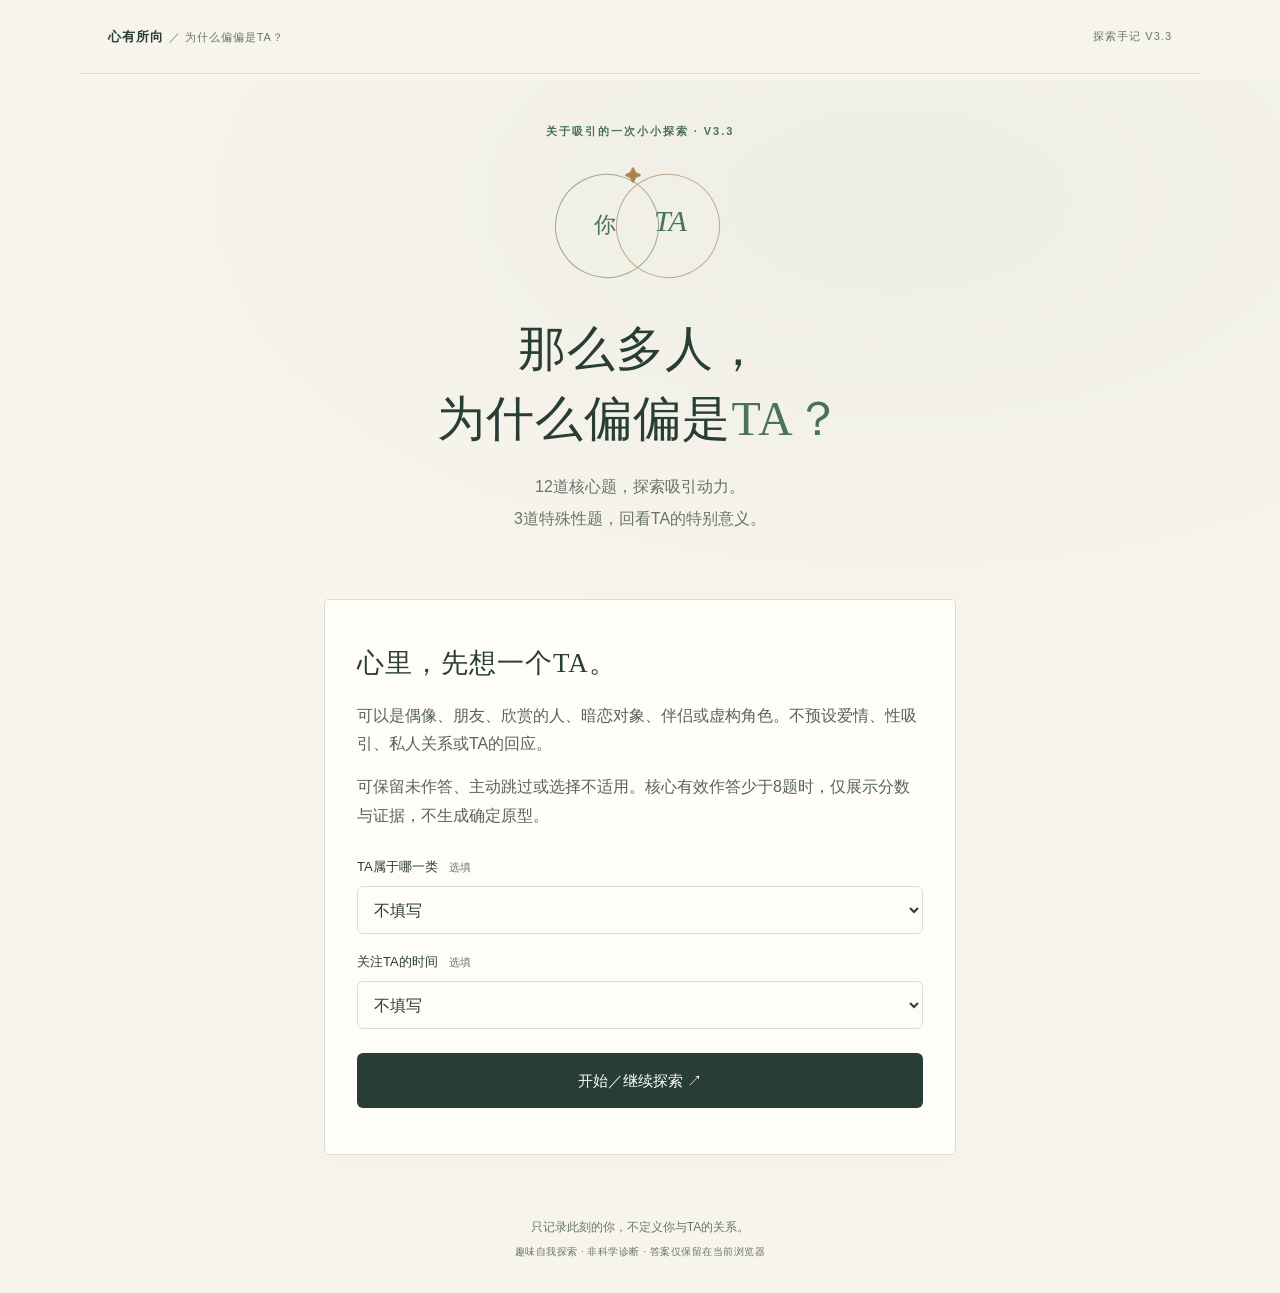
<file: index.html>
<!doctype html><html lang="zh-CN"><head><meta charset="utf-8"><meta name="viewport" content="width=device-width,initial-scale=1,viewport-fit=cover"><meta name="theme-color" content="#f7f4ec"><title>为什么偏偏是TA？ · V3.3</title><link rel="stylesheet" href="style.css"><link rel="stylesheet" href="v33.css"><script defer src="v33-bank.js"></script><script defer src="v33-engine.js"></script><script defer src="v33-copy.js"></script><script defer src="v33-narrative.js"></script><script defer src="v33-story-copy.js"></script><script defer src="v33-story.js"></script><script defer src="v33-benchmark-copy.js"></script><script defer src="v33-benchmark.js"></script><script defer src="v33-report.js"></script><script defer src="v33-ui.js"></script></head><body data-page="v33"><header class="top"><a href="v33.html">心有所向 <span>／ 为什么偏偏是TA？</span></a><span class="edition">探索手记 V3.3</span></header><main id="app"></main><noscript>请启用JavaScript后进行互动测试。</noscript><footer>只记录此刻的你，不定义你与TA的关系。<br><span>趣味自我探索 · 非科学诊断 · 答案仅保留在当前浏览器</span></footer></body></html>
</file>
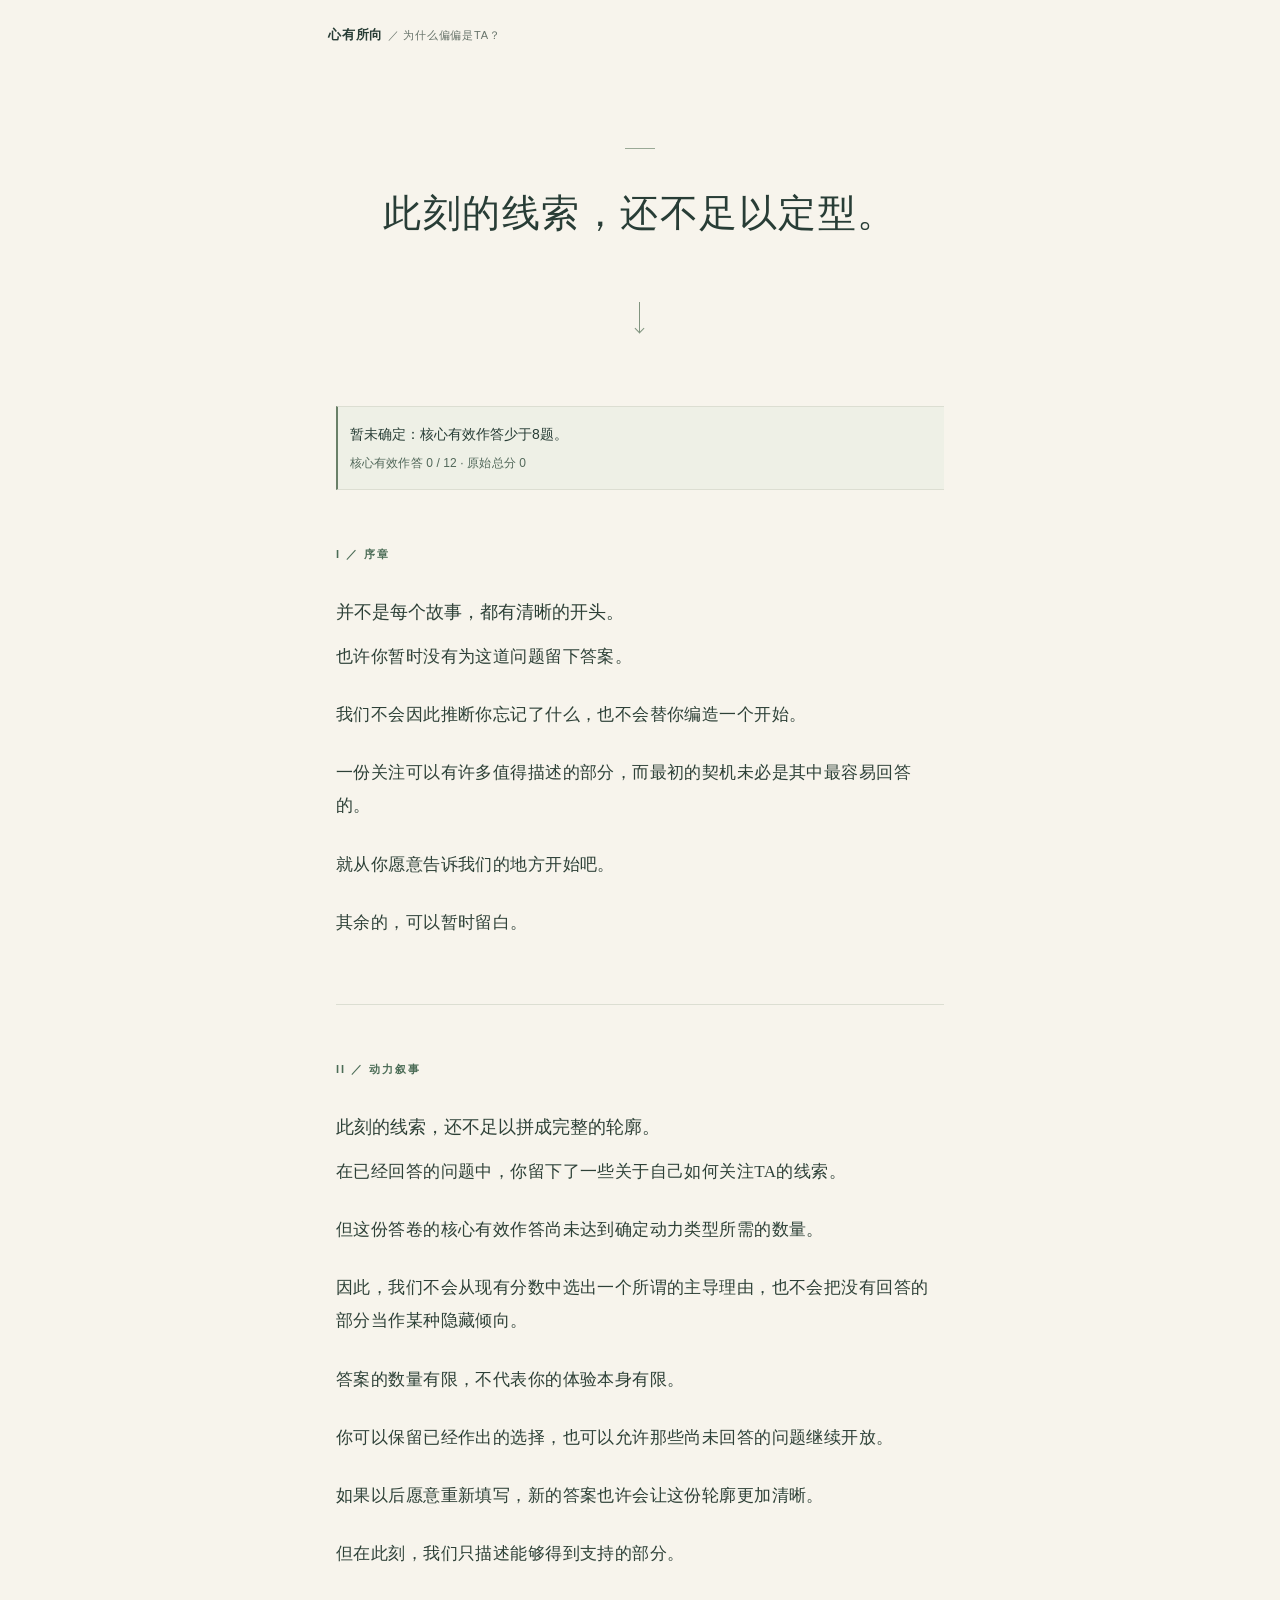
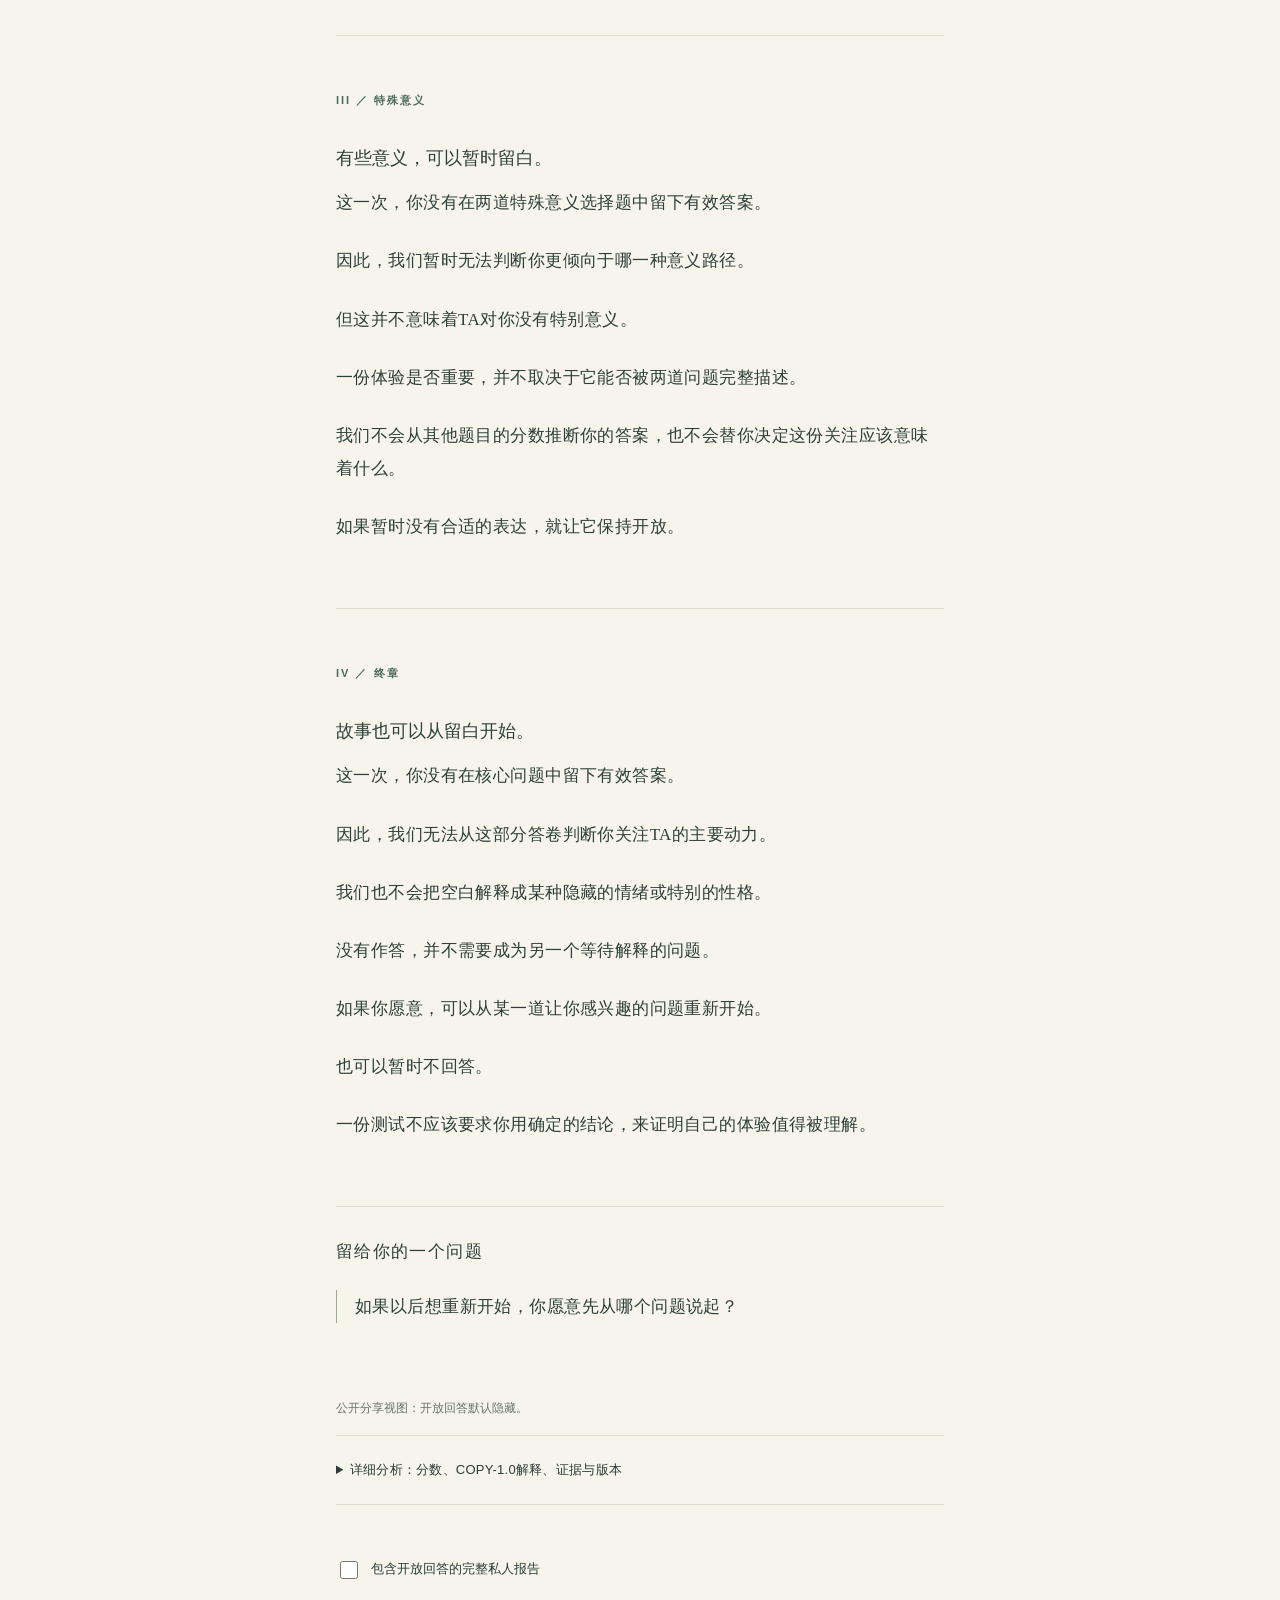
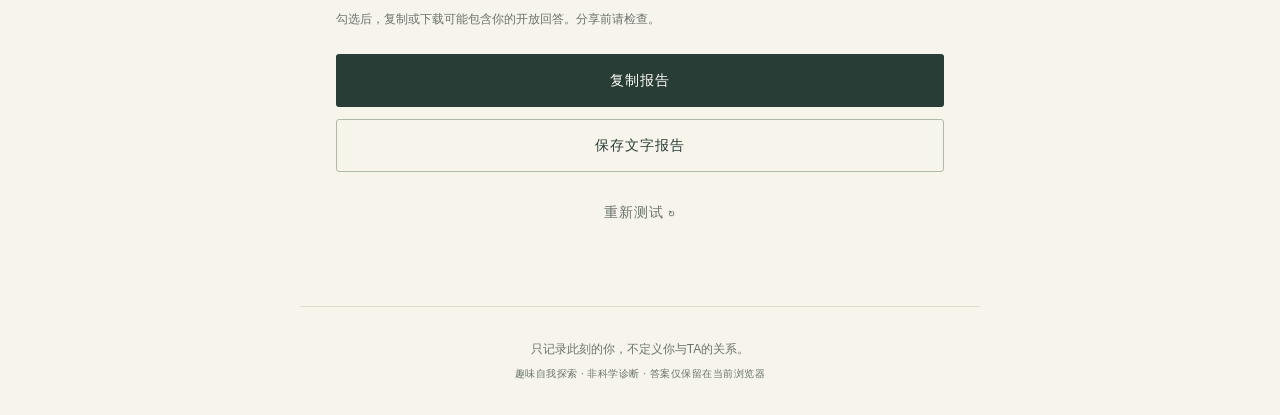
<file: result-v33.html>
<!doctype html><html lang="zh-CN"><head><meta charset="utf-8"><meta name="viewport" content="width=device-width,initial-scale=1,viewport-fit=cover"><meta name="theme-color" content="#f7f4ec"><title>为什么偏偏是TA？ · V3.3</title><link rel="stylesheet" href="style.css"><link rel="stylesheet" href="v33.css"><script defer src="v33-bank.js"></script><script defer src="v33-engine.js"></script><script defer src="v33-copy.js"></script><script defer src="v33-narrative.js"></script><script defer src="v33-story-copy.js"></script><script defer src="v33-story.js"></script><script defer src="v33-benchmark-copy.js"></script><script defer src="v33-benchmark.js"></script><script defer src="v33-report.js"></script><script defer src="v33-ui.js"></script></head><body data-page="result-v33"><header class="top"><a href="v33.html">心有所向 <span>／ 为什么偏偏是TA？</span></a><span class="edition">探索手记 V3.3</span></header><main id="app"></main><noscript>请启用JavaScript后进行互动测试。</noscript><footer>只记录此刻的你，不定义你与TA的关系。<br><span>趣味自我探索 · 非科学诊断 · 答案仅保留在当前浏览器</span></footer></body></html>
</file>
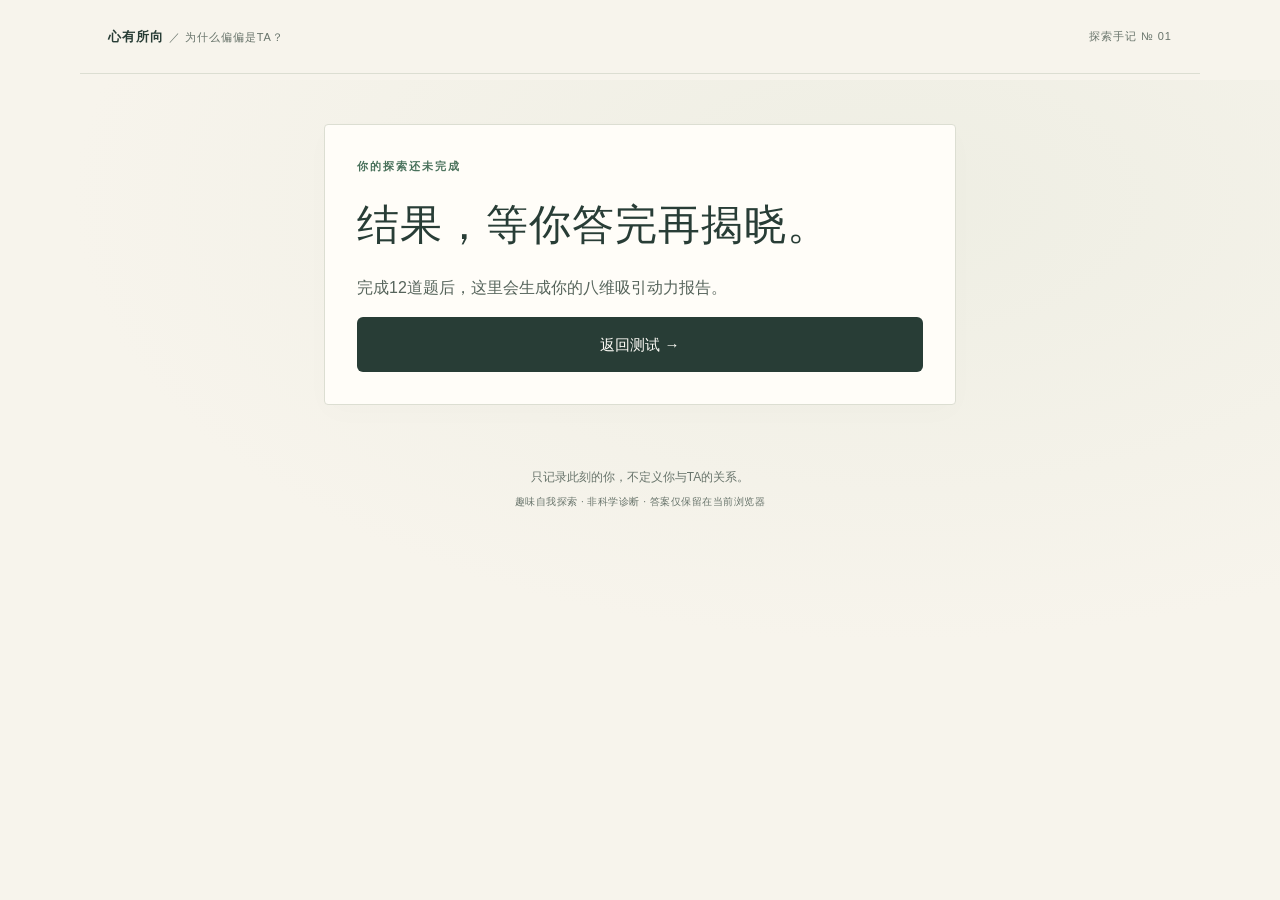
<file: result.html>
<!doctype html><html lang="zh-CN"><head><meta charset="utf-8"><meta name="viewport" content="width=device-width, initial-scale=1, viewport-fit=cover"><meta name="theme-color" content="#f7f4ec"><meta name="description" content="12个小情境，探索你在意TA的原因。不预设爱情或性吸引。"><title>为什么偏偏是TA？ · 你的结果</title><link rel="stylesheet" href="style.css"><script defer src="data.js"></script><script defer src="app.js"></script></head><body data-page="result"><header class="top"><a href="index.html" aria-label="返回首页">心有所向 <span>／ 为什么偏偏是TA？</span></a><span class="edition">探索手记 № 01</span></header><main id="app"></main><noscript>请在 Safari 中打开网站并启用 JavaScript，才能完成互动测试。附件预览可能无法运行脚本。</noscript><footer>只记录此刻的你，不定义你与TA的关系。<br><span>趣味自我探索 · 非科学诊断 · 答案仅保留在当前浏览器</span></footer></body></html>
</file>
<file: style.css>
:root{color-scheme:light;--bg:#f7f4ec;--paper:#fffdf8;--ink:#283d36;--muted:#68746b;--line:#dcded2;--accent:#49715b;--gold:#ac8251}*{box-sizing:border-box}body{margin:0;background:var(--bg);color:var(--ink);font-family:-apple-system,BlinkMacSystemFont,"PingFang SC","Microsoft YaHei",sans-serif;font-size:16px;line-height:1.8;-webkit-text-size-adjust:100%}body:before{content:"";position:absolute;top:80px;left:0;width:100%;height:600px;pointer-events:none;background:radial-gradient(ellipse at 70% 20%,#e7e9dc8c,transparent 65%);z-index:-1}a{color:inherit;text-decoration:none}.top{max-width:1120px;margin:auto;padding:25px 28px;display:flex;justify-content:space-between;align-items:center;font-size:13px;letter-spacing:1px;border-bottom:1px solid var(--line)}.top a{font-weight:650}.top a span,.edition{font-size:11px;color:var(--muted);font-weight:400}main{max-width:680px;margin:auto;padding:0 24px}h1,h2,h3,p{overflow-wrap:anywhere}h1,h2{font-family:"Songti SC","Noto Serif CJK SC",SimSun,serif;font-weight:500;line-height:1.45;letter-spacing:1px}h1{font-size:42px;margin:18px 0}h2{font-size:27px;margin:12px 0 18px}h3{font-size:18px;font-weight:550;line-height:1.8;margin:12px 0}p{margin:14px 0}.eyebrow{font-size:11px;letter-spacing:2px;color:var(--accent);font-weight:650}.hero{text-align:center;padding:48px 0 30px}.hero h1{font-size:48px}.hero h1 span{color:var(--accent)}.lead{font-size:16px;color:var(--muted);line-height:2}.pills{display:flex;justify-content:center;gap:16px;margin:24px 0 5px;font-size:11px;color:var(--muted)}.pills span+span:before{content:"·";margin-right:16px}.orbit{height:130px;width:200px;position:relative;margin:20px auto 22px;color:var(--accent)}.orbit i{position:absolute;width:104px;height:104px;border:1px solid #9aa88b;border-radius:50%;top:12px;left:15px;transform:rotate(-25deg)}.orbit i:nth-child(2){left:76px;border-color:#bfa887}.orbit b{position:absolute;left:114px;top:42px;font:italic 30px Georgia}.orbit span{position:absolute;top:43px;left:54px;font-family:serif;font-size:22px}.orbit:after{content:"✦";position:absolute;top:0;left:85px;font-size:17px;color:var(--gold)}.paper{padding:32px;background:var(--paper);border:1px solid var(--line);border-radius:4px;margin:20px 0;box-shadow:0 8px 30px #293b3004}.paper p{color:#56645b}.fields{display:grid;gap:16px;margin:24px 0}.fields label{font-size:13px}.fields small{color:var(--muted);margin-left:8px}select{display:block;width:100%;font:inherit;font-size:16px;border:1px solid var(--line);border-radius:6px;padding:13px 12px;margin-top:8px;background:#fffdf8;color:var(--ink);min-height:48px}button,.button{border:1px solid transparent;border-radius:6px;min-height:50px;padding:13px 20px;background:var(--ink);color:#fffdf8;font:inherit;font-size:15px;cursor:pointer;width:100%;display:block;text-align:center;touch-action:manipulation}button span{float:right}button:hover,.button:hover{filter:brightness(1.08)}button:focus-visible,a:focus-visible,summary:focus-visible{outline:3px solid var(--gold);outline-offset:4px}.secondary{background:transparent;color:var(--ink);border-color:var(--line)}.note{font-size:12px!important;color:var(--muted)!important;text-align:center;line-height:1.8}.left{text-align:left}.quiz{padding-top:40px}.sectionline{display:flex;justify-content:space-between;font-size:12px;color:var(--muted);letter-spacing:1px}.progress{height:3px;background:#e0e3d8;margin:14px 0 28px}.progress i{display:block;height:100%;background:var(--accent);transition:width .2s}.question{padding:32px;margin-top:0}.question h1{font-size:32px;margin-top:14px}.prompt{font-size:17px;line-height:1.9;min-height:60px;margin-bottom:24px}fieldset{border:0;padding:0;margin:0}.choice{display:flex;align-items:center;gap:12px;position:relative;padding:17px 14px;margin:12px 0;border:1px solid var(--line);border-radius:7px;cursor:pointer;font-size:15px;line-height:1.8;min-height:70px;background:#fffefb}.choice input{position:absolute;opacity:0;width:1px;height:1px}.choice:has(input:checked){background:#edf1e8;border-color:var(--accent)}.choice:has(input:focus-visible){outline:3px solid var(--gold);outline-offset:2px}.letter{font:italic 19px Georgia;color:#83947f;flex:0 0 24px}.tick{margin-left:auto;opacity:0;color:var(--accent)}.choice:has(input:checked) .tick{opacity:1}.nav{display:grid;grid-template-columns:1fr 1.4fr;gap:12px;margin-top:20px}.error{color:#a13e39!important;font-size:13px;min-height:0}.error:empty{display:none}.dots{display:flex;gap:6px;justify-content:center;flex-wrap:wrap;margin:25px 0}.dots button{width:35px;min-height:35px;padding:3px;border-radius:50%;font-size:11px;background:transparent;color:var(--muted);border:1px solid var(--line)}.dots .done{background:#e3e9dc}.dots .current{background:var(--ink);color:white;border-color:var(--ink)}footer{text-align:center;font-size:12px;color:var(--muted);padding:40px 24px calc(30px + env(safe-area-inset-bottom));line-height:2}footer span{font-size:10px;letter-spacing:.5px}.resulthead{text-align:center;padding:45px 5px 20px}.resulthead h1{font-size:34px}.resultmark{font:70px Georgia;color:var(--gold);margin:24px 0}.kicker{font-size:14px;color:var(--muted)}.seal{display:inline-block;font-size:11px;color:var(--accent);padding:6px 14px;border:1px solid #b9c9b1;border-radius:30px}.interpret{border-top:1px solid var(--line);padding-top:22px;margin-top:24px}.interpret p{font-size:14px}.try{border-left:2px solid #b4c2a5;padding:3px 0 3px 16px}.try b{font-size:11px;color:var(--accent);letter-spacing:1px}.score{margin:22px 0}.score>div:first-child{display:flex;justify-content:space-between;font-size:14px}.score strong{font:20px Georgia}.score small{font:12px sans-serif;color:var(--muted)}.bar{height:5px;background:#e9ebdf;margin-top:10px;border-radius:8px;overflow:hidden}.bar i{display:block;background:var(--accent);height:100%;border-radius:8px}.total{display:flex;align-items:center;gap:12px;border-top:1px solid var(--line);padding-top:18px;font-size:13px}.total span{margin-left:auto;font-size:10px;color:var(--muted)}.closing h2{line-height:1.7}.closing>button{margin-top:12px}.textbutton{background:transparent;color:var(--muted)}details{border-top:1px solid var(--line);margin:25px 0;padding:18px 0}summary{cursor:pointer;font-size:13px}.reviewitem{display:flex;align-items:center;text-align:left;background:transparent;color:var(--ink);border-bottom:1px solid var(--line);border-radius:0;padding:16px 0;font-size:13px;gap:15px}.reviewitem span{float:none}.reviewitem small{display:block;font-size:12px;font-weight:400;color:var(--muted);margin-top:6px}.reviewitem b{white-space:nowrap;margin-left:auto;font-size:11px}.sr{position:absolute;width:1px;height:1px;padding:0;overflow:hidden;clip:rect(0,0,0,0);white-space:nowrap}.empty{margin-top:50px}noscript{display:block;max-width:600px;margin:auto;padding:30px}@media(max-width:500px){.top{padding:19px 20px}.edition{display:none}.top a span{font-size:10px}main{padding:0 18px}.hero{padding-top:35px}.hero h1{font-size:40px}.hero .eyebrow{font-size:10px}.paper{padding:25px 20px}.pills{gap:10px;font-size:10px}.pills span+span:before{margin-right:10px}.question h1{font-size:29px}.question{padding:26px 18px}.choice{padding:15px 12px;font-size:15px}.quiz{padding-top:28px}.resulthead h1{font-size:30px}.resulthead{padding-top:36px}h2{font-size:25px}.dots{gap:5px}.dots button{width:33px;min-height:33px}.total{gap:8px}}@media(prefers-reduced-motion:reduce){*{transition:none!important;scroll-behavior:auto!important}}@media print{.top,button,.dots,details,footer{display:none}.paper{break-inside:avoid;box-shadow:none}body{background:white}.resulthead{padding:0}}
</file>
<file: v33.css>
/* Additions only; the original palette and mobile layout stay unchanged. */
.v33-actions{display:flex;gap:8px;flex-wrap:wrap;margin-top:16px}.v33-actions button{width:auto;flex:1;font-size:13px}textarea{width:100%;min-height:160px;margin-top:12px;padding:14px;border:1px solid var(--line);border-radius:6px;background:var(--paper);color:var(--ink);font:inherit;font-size:16px}.closing .secondary,#download{margin-top:12px}
.interpret:first-of-type{margin-top:12px;padding-top:12px;border-top:0}.interpret h2{font-size:25px;line-height:1.65}.interpret>p{font-size:15px;line-height:1.95}.copy-evidence-list{padding-left:20px;margin:16px 0 22px}.copy-evidence{padding-left:3px;margin:18px 0}.copy-evidence p{margin:5px 0;font-size:14px}.copy-evidence small{display:block;color:var(--muted);font-size:11px;overflow-wrap:anywhere}.report-controls button+button{margin-top:12px}.report-document{min-width:0}@media(max-width:500px){.interpret h2{font-size:23px}}
.analysis-details>summary{padding:4px 0;line-height:1.8}.analysis-details>.paper{padding:18px 0;border:0;box-shadow:none}.story-driver{padding-top:12px;margin-top:12px}.story-driver+.story-driver{border-top:1px solid var(--line);margin-top:28px}.story-driver h2{font-size:24px}.story-driver h3{font-family:"Songti SC",serif;font-weight:500;font-size:21px}.story-evidence p{font-size:14px}.story-evidence small{display:block;font-size:11px;color:var(--muted);overflow-wrap:anywhere}.private-choice{display:flex;gap:8px;align-items:flex-start;font-size:14px}.private-choice input{margin-top:7px;accent-color:var(--accent)}.report-privacy{padding:0 10px}#analysis-details p{overflow-wrap:anywhere}
.benchmark-head h1{font-size:34px;line-height:1.65;letter-spacing:.6px}.benchmark-subtitle{font-size:15px;letter-spacing:.5px}.benchmark-act{padding:30px 26px}.benchmark-act h2{font-size:23px;line-height:1.8;letter-spacing:.5px;margin:0 0 24px}.benchmark-act>p{font-size:16px;line-height:2.05;margin:0 0 22px;overflow-wrap:anywhere}.benchmark-act>p:last-child{margin-bottom:0}.benchmark-act h3{font-size:17px;line-height:1.9;margin:28px 0 16px;font-weight:600}@media(max-width:500px){.benchmark-head h1{font-size:29px}.benchmark-act{padding:27px 21px}.benchmark-act h2{font-size:22px}}@media(max-width:350px){.benchmark-head h1{font-size:24px}.benchmark-act{padding:24px 18px}.benchmark-act h2{font-size:21px}.benchmark-act>p{line-height:2}}
/* NARRATIVE-1.2: presentation only. No editorial sentences or match rules live here. */
.reading-result{--reading-serif:"Songti SC","Noto Serif CJK SC",SimSun,serif;--reading-text:#2d4037;background:var(--bg);color:var(--ink)}
.reading-result:before{display:none}
.reading-result .top{max-width:680px;padding:23px 28px 18px;border:0;letter-spacing:.8px}
.reading-result .top .edition{display:none}
.reading-result main{max-width:680px;padding:0 36px}
.reading-result #report-content{min-width:0}
.reading-result .editorial-cover{min-height:58vh;min-height:58svh;padding:54px 0 30px;display:flex;flex-direction:column;justify-content:center;align-items:center;text-align:center}
.reading-result .editorial-imprint{width:30px;height:1px;background:#9aa996;margin:0 auto 32px}
.reading-result .editorial-cover h1{font-family:var(--reading-serif);font-size:clamp(26px,8vw,38px);font-weight:500;line-height:1.72;letter-spacing:.04em;margin:0;max-width:100%;word-break:normal;overflow-wrap:anywhere;text-wrap:balance;color:var(--ink)}
.reading-result .editorial-cover .benchmark-subtitle{font-size:13px;font-weight:400;letter-spacing:.08em;line-height:1.95;color:#52685a;margin:27px 0 0;max-width:100%}
.reading-result .editorial-subtitle-space{height:12px}
.reading-result .editorial-cover[data-prototype="multiple"] h1{font-size:clamp(25px,6.4vw,32px);line-height:1.75;letter-spacing:.025em}
.reading-result .editorial-cover[data-prototype="undetermined"]{min-height:38vh;min-height:38svh;padding-top:35px;padding-bottom:20px}
.reading-result .editorial-reading-cue{display:block;position:relative;flex:0 0 auto;width:14px;height:36px;margin:44px auto 0;pointer-events:none}
.reading-result .editorial-reading-cue:before{content:"";position:absolute;width:1px;height:30px;left:6px;top:0;background:#81947f}
.reading-result .editorial-reading-cue:after{content:"";position:absolute;width:6px;height:6px;border-right:1px solid #81947f;border-bottom:1px solid #81947f;left:3px;bottom:6px;transform:rotate(45deg)}
.reading-result .report-coverage{margin:0 0 55px;padding:18px 0 20px;border-top:1px solid var(--line);border-bottom:1px solid var(--line);text-align:center;color:#52685a;font-size:12px;line-height:1.9}
.reading-result .report-coverage p{margin:0 0 4px;font-size:13px;font-weight:500;letter-spacing:.06em;color:var(--ink)}
.reading-result .report-coverage .seal{border:0;border-radius:0;padding:0;margin:0;background:transparent;color:#52685a;font-size:12px;letter-spacing:.01em;line-height:1.9}
.reading-result .report-coverage.is-limited{border-left:2px solid #6a8068;padding:14px 12px;background:#eef0e6;text-align:left;margin-top:0}
.reading-result .report-coverage.is-limited p{font-size:14px;letter-spacing:0}
.reading-result .editorial-chapter{background:transparent;border:0;border-radius:0;box-shadow:none;padding:0 0 65px;margin:0;color:var(--reading-text);max-width:100%;min-width:0}
.reading-result .editorial-chapter+.editorial-chapter{border-top:1px solid var(--line);padding-top:55px}
.reading-result .editorial-chapter>h2{font-family:var(--reading-serif);font-size:22px;font-weight:500;line-height:1.85;letter-spacing:.05em;margin:0 0 33px;color:var(--ink)}
.reading-result .editorial-chapter>.eyebrow{font-size:11px;line-height:1.8;letter-spacing:2px;margin:0 0 31px;color:#4b6c56;font-weight:600}
.reading-result .editorial-chapter>p,.reading-result .story-driver>p{font-family:var(--reading-serif);font-size:17px;font-weight:400;line-height:1.95;letter-spacing:.025em;color:var(--reading-text);margin:0 0 25px;line-break:strict;word-break:normal;overflow-wrap:anywhere}
.reading-result .editorial-chapter>p:last-child{margin-bottom:0}
.reading-result .editorial-chapter .story-driver{padding-top:0;margin-top:0}
.reading-result .editorial-chapter .story-driver+.story-driver{padding-top:35px;margin-top:38px}
.reading-result .story-driver h2{font-family:var(--reading-serif);font-size:21px;line-height:1.8;margin:0 0 22px;font-weight:500}
.reading-result .story-driver h3{font-family:var(--reading-serif);font-size:20px;line-height:1.9;margin:24px 0;font-weight:500}
.reading-result .story-evidence p{font-family:var(--reading-serif);font-size:16px;line-height:1.95;font-weight:400;color:var(--reading-text)}
.reading-result .story-evidence small{font-size:11px;line-height:1.8;margin:8px 0 23px}
.reading-result .story-driver .try{margin-top:29px;padding:0 0 0 17px;font-size:14px;line-height:1.9}
.reading-result .editorial-chapter .editorial-postscript-title{font-family:var(--reading-serif);font-size:17px;font-weight:500;line-height:1.9;letter-spacing:.08em;margin:65px 0 21px;padding-top:29px;border-top:1px solid var(--line)}
.reading-result .editorial-chapter .editorial-postscript{margin:0 0 12px;padding-left:18px;border-left:1px solid #99aa91;font-size:17px;line-height:1.95}
.reading-result .editorial-chapter[data-story-act="IV"]{padding-bottom:74px}
.reading-result .report-privacy{font-size:12px;line-height:1.9;margin:0 0 15px;padding:0;text-align:left;color:#52685a}
.reading-result .analysis-details{background:transparent;border-left:0;border-right:0;border-bottom:1px solid var(--line);border-top:1px solid var(--line);border-radius:0;box-shadow:none;margin:0;padding:8px 0}
.reading-result .analysis-details>summary{min-height:52px;display:list-item;padding:14px 0;font-size:13px;font-weight:500;line-height:1.9;letter-spacing:.02em;color:var(--ink)}
.reading-result .analysis-details .eyebrow{font-size:11px;line-height:1.9;letter-spacing:1px;margin:19px 0}
.reading-result .analysis-details>.paper{margin:20px 0;padding:24px 0;border-top:1px solid var(--line)}
.reading-result .analysis-details .reviewitem{min-height:52px;gap:12px}
.reading-result .analysis-details .reviewitem>span{min-width:0}
.reading-result .analysis-details p{color:#40574a;line-height:1.9}
.reading-result .report-controls{background:transparent;border:0;box-shadow:none;border-radius:0;margin:42px 0 0;padding:0 0 24px}
.reading-result .report-controls .private-choice{min-height:48px;padding:10px 0;line-height:1.9;font-size:13px;gap:10px;align-items:flex-start}
.reading-result .private-choice input{width:18px;height:18px;flex:0 0 18px;margin-top:4px}
.reading-result .report-controls button{min-height:52px;border-radius:3px;font-size:14px;font-weight:500;letter-spacing:.06em}
.reading-result .report-controls #copy{margin-top:23px}
.reading-result .report-controls .secondary{background:transparent;border-color:#afbaaa}
.reading-result .report-controls .textbutton{margin-top:14px}
.reading-result footer{max-width:680px;margin:28px auto 0;padding-top:30px;border-top:1px solid var(--line)}
@media(max-width:500px){.reading-result main{padding:0 26px}.reading-result .top{padding:21px 26px 15px}.reading-result .editorial-cover{padding-top:41px;padding-bottom:28px}.reading-result .editorial-chapter>h2{font-size:21px;letter-spacing:.035em}.reading-result .editorial-chapter+.editorial-chapter{padding-top:49px}.reading-result .editorial-chapter{padding-bottom:58px}.reading-result .editorial-chapter[data-story-act="IV"]{padding-bottom:68px}}
@media(max-width:350px){.reading-result main{padding:0 22px}.reading-result .top{padding-left:22px;padding-right:22px}.reading-result .editorial-cover h1{font-size:25px;letter-spacing:.025em}.reading-result .editorial-cover[data-prototype="multiple"] h1{font-size:24px}.reading-result .editorial-cover .benchmark-subtitle{font-size:12px;letter-spacing:.045em}.reading-result .editorial-chapter>h2{font-size:20px}.reading-result .editorial-chapter>p{font-size:17px;line-height:1.95}.reading-result .report-coverage .seal{font-size:11px}}
@media(prefers-reduced-motion:reduce){.reading-result *,.reading-result *:before,.reading-result *:after{animation:none!important;transition:none!important;scroll-behavior:auto!important}}
@media print{.reading-result .editorial-cover{min-height:0;padding:20px 0 35px}.reading-result .editorial-reading-cue{display:none}.reading-result .editorial-chapter{break-inside:auto}.reading-result .report-controls{display:none}.reading-result .report-coverage{margin-bottom:30px}}
/* Keep dimension names intact at title line breaks; canonical title text is unchanged. */
.reading-result .editorial-cover h1[data-title-wrap="dimensions"]{text-wrap:wrap}
.reading-result .title-dimension{display:inline-block;white-space:nowrap;max-width:100%}
</file>
